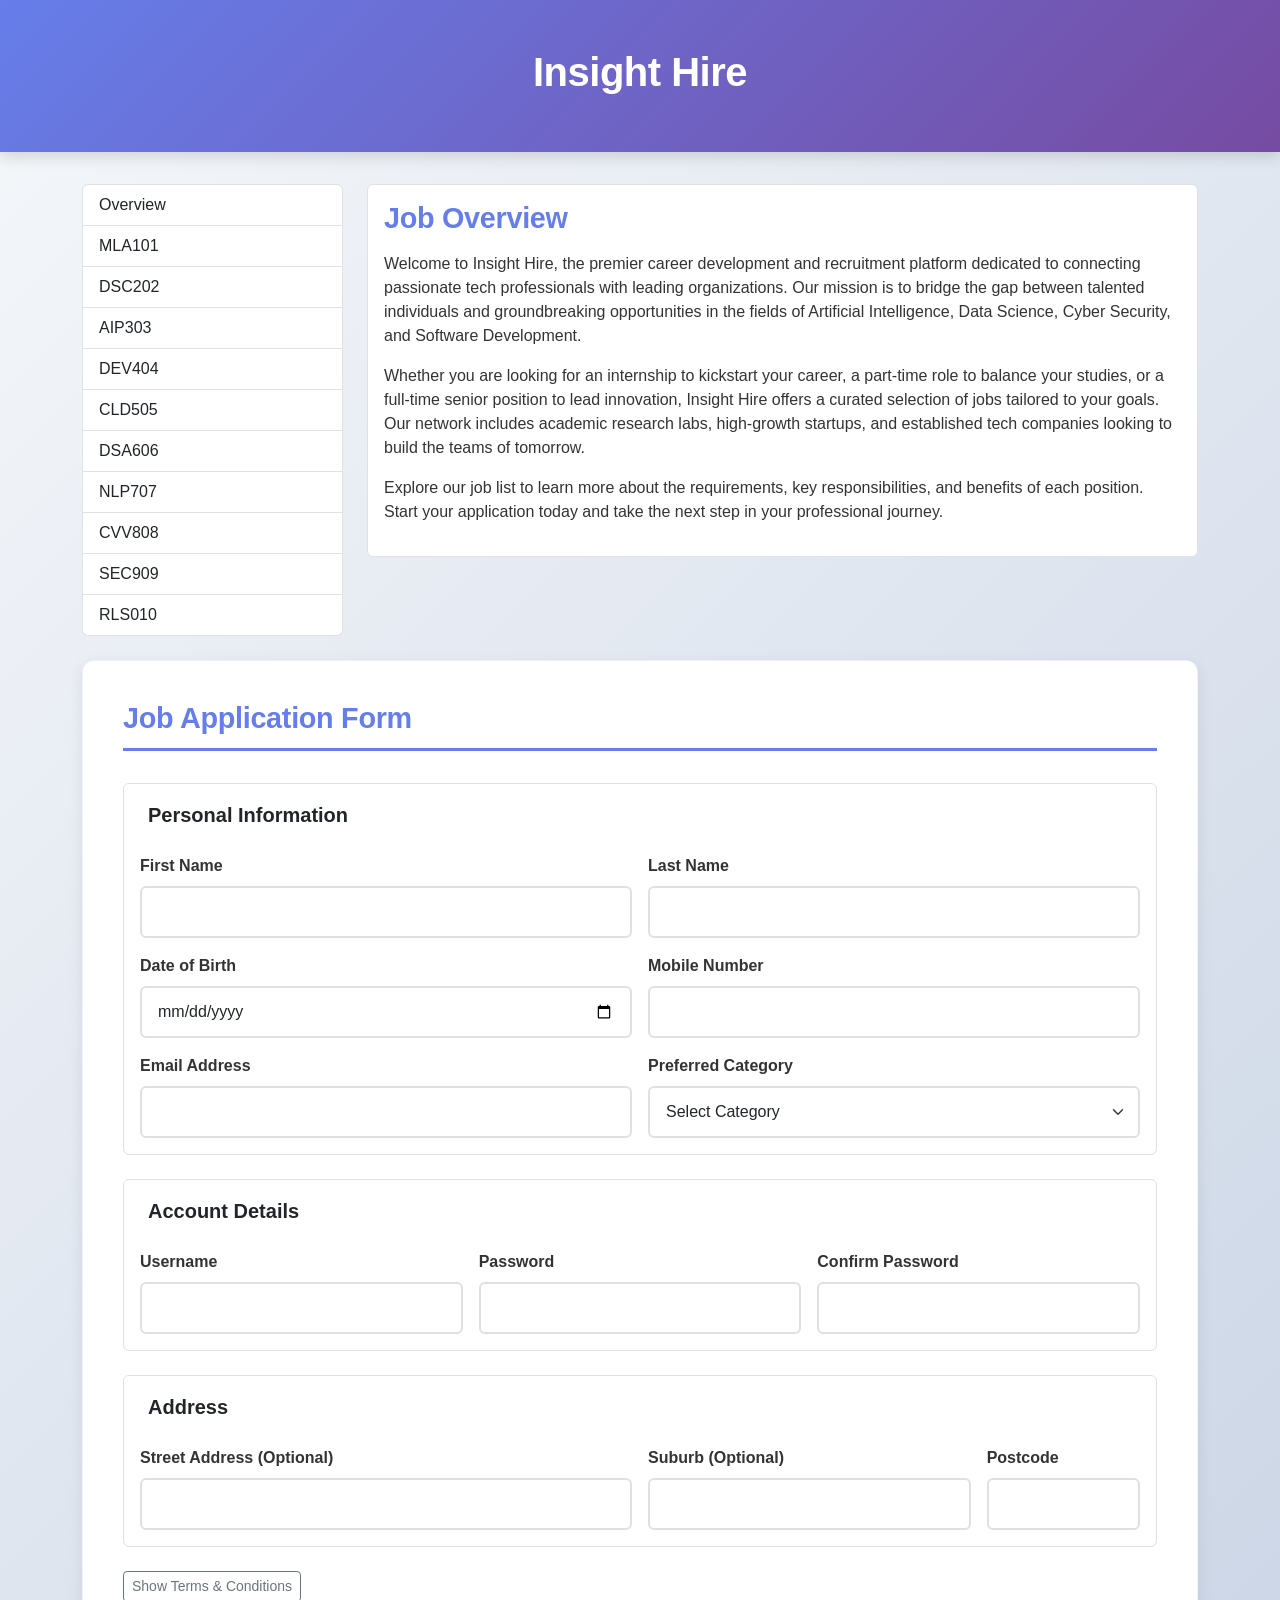
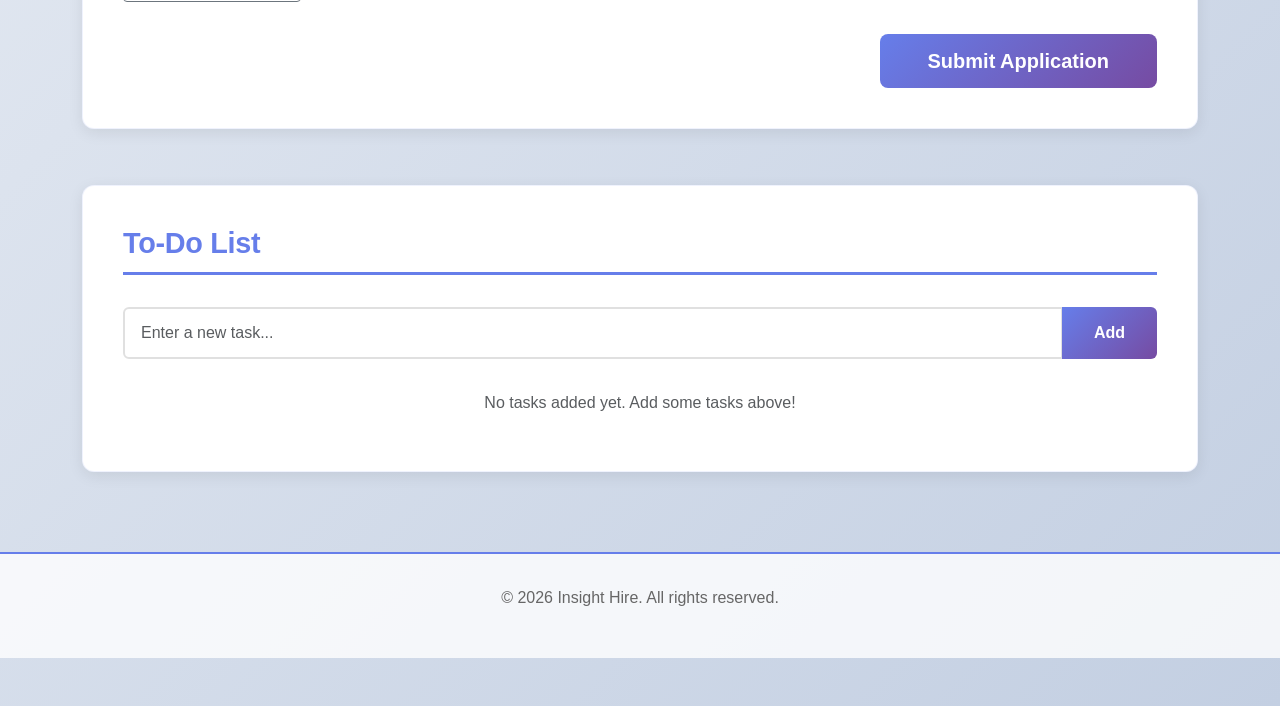
<file: A2/index.html>
<!DOCTYPE html>
<html lang="en">
<head>
  <meta charset="UTF-8">
  <meta name="viewport" content="width=device-width, initial-scale=1.0">
  <title>Insight Hire</title>
  <link rel="stylesheet" href="../framework/css/bootstrap.min.css">
  <link rel="stylesheet" href="../framework/css/style.css">
</head>
<body>
  <div id="app">
    <header class="header-section text-center">
      <div class="container">
        <h1>Insight Hire</h1>
      </div>
    </header>
    <main class="container">
      <div class="row mb-4">
        <div class="col-12">
          <job-list></job-list>
        </div>
      </div>
      <div class="row mb-4">
        <div class="col-12">
          <application-form></application-form>
        </div>
      </div>
      <div class="row mb-4">
        <div class="col-12">
          <to-do-list></to-do-list>
        </div>
      </div>
    </main>
    <footer class="footer-section">
      <div class="container">
        <p>&copy; 2026 Insight Hire. All rights reserved.</p>
      </div>
    </footer>
  </div>
  <script src="../framework/js/vue.global.prod.js"></script>
  <script src="../framework/js/vue-router.global.js"></script>
  <script src="../framework/js/bootstrap.bundle.min.js"></script>
  <script type="module" src="./js/app.js"></script>
</body>
</html>
</file>
<file: framework/css/style.css>
* {
    scroll-behavior: smooth;
}

body {
    background: linear-gradient(135deg, #f5f7fa 0%, #c3cfe2 100%);
    font-family: 'Segoe UI', Tahoma, Geneva, Verdana, sans-serif;
    color: #333;
    min-height: 100vh;
    padding-bottom: 3rem;
}

.header-section {
    background: linear-gradient(135deg, #667eea 0%, #764ba2 100%);
    color: white;
    padding: 3rem 0;
    margin-bottom: 2rem;
    box-shadow: 0 4px 15px rgba(0, 0, 0, 0.15);
}

.header-section h1 {
    font-weight: 700;
    margin-bottom: 0.5rem;
    letter-spacing: -0.5px;
}

.section-card {
    background: white;
    border-radius: 12px;
    box-shadow: 0 4px 15px rgba(0, 0, 0, 0.08);
    padding: 2.5rem;
    margin-bottom: 2rem;
    transition: box-shadow 0.3s ease;
    border: 1px solid rgba(102, 126, 234, 0.1);
}

.section-card:hover {
    box-shadow: 0 8px 25px rgba(0, 0, 0, 0.12);
}

.section-title {
    color: #667eea;
    font-weight: 700;
    margin-bottom: 2rem;
    border-bottom: 3px solid #667eea;
    padding-bottom: 0.75rem;
    font-size: 1.8rem;
    letter-spacing: -0.3px;
}

.hover-card {
    transition: transform 0.3s ease, box-shadow 0.3s ease;
    border: 1px solid rgba(102, 126, 234, 0.1);
}

.hover-card:hover {
    transform: translateY(-8px);
    box-shadow: 0 12px 28px rgba(102, 126, 234, 0.25) !important;
}

.display-5 {
    font-size: 2.5rem;
    line-height: 1;
}

.form-label {
    color: #333;
    margin-bottom: 0.5rem;
    font-weight: 600;
}

.form-control,
.form-select {
    border: 2px solid #e0e0e0;
    border-radius: 6px;
    padding: 0.75rem 1rem;
    font-size: 1rem;
    transition: border-color 0.3s ease, box-shadow 0.3s ease;
}

.form-control:focus,
.form-select:focus {
    border-color: #667eea;
    box-shadow: 0 0 0 0.2rem rgba(102, 126, 234, 0.15);
}

.form-check-input {
    width: 1.2rem;
    height: 1.2rem;
    margin-top: 0.25rem;
    cursor: pointer;
    border: 2px solid #ddd;
    transition: all 0.2s ease;
}

.form-check-input:checked {
    background-color: #667eea;
    border-color: #667eea;
}

.form-check-input:focus {
    box-shadow: 0 0 0 0.2rem rgba(102, 126, 234, 0.15);
}

.form-check-label {
    cursor: pointer;
    margin-bottom: 0;
    font-weight: 500;
    user-select: none;
}

.table-striped > tbody > tr:nth-of-type(odd) {
    background-color: rgba(102, 126, 234, 0.03);
}

.table-hover tbody tr:hover {
    background-color: rgba(102, 126, 234, 0.08);
    transition: background-color 0.2s ease;
}

.table-light {
    background-color: rgba(102, 126, 234, 0.05);
}

table th {
    font-weight: 700;
    color: #667eea;
    border-bottom: 2px solid #667eea;
}

.badge {
    padding: 0.5rem 0.75rem;
    font-weight: 600;
    font-size: 0.85rem;
}

.btn-primary {
    background: linear-gradient(135deg, #667eea 0%, #764ba2 100%);
    border: none;
    padding: 0.75rem 2rem;
    font-weight: 600;
    transition: all 0.3s ease;
}

.btn-primary:hover {
    transform: translateY(-2px);
    box-shadow: 0 8px 20px rgba(102, 126, 234, 0.3);
}

.footer-section {
    background: rgba(255, 255, 255, 0.8);
    border-top: 2px solid #667eea;
    padding: 2rem 0;
    margin-top: 3rem;
    text-align: center;
    color: #666;
}

.invalid-feedback {
    color: #dc3545;
    font-weight: 500;
}

.alert-info {
    background-color: rgba(102, 126, 234, 0.1);
    border: 2px solid #667eea;
    color: #333;
}

@media (max-width: 768px) {
    .section-card {
        padding: 1.5rem;
    }

    .section-title {
        font-size: 1.4rem;
    }
}
</file>
